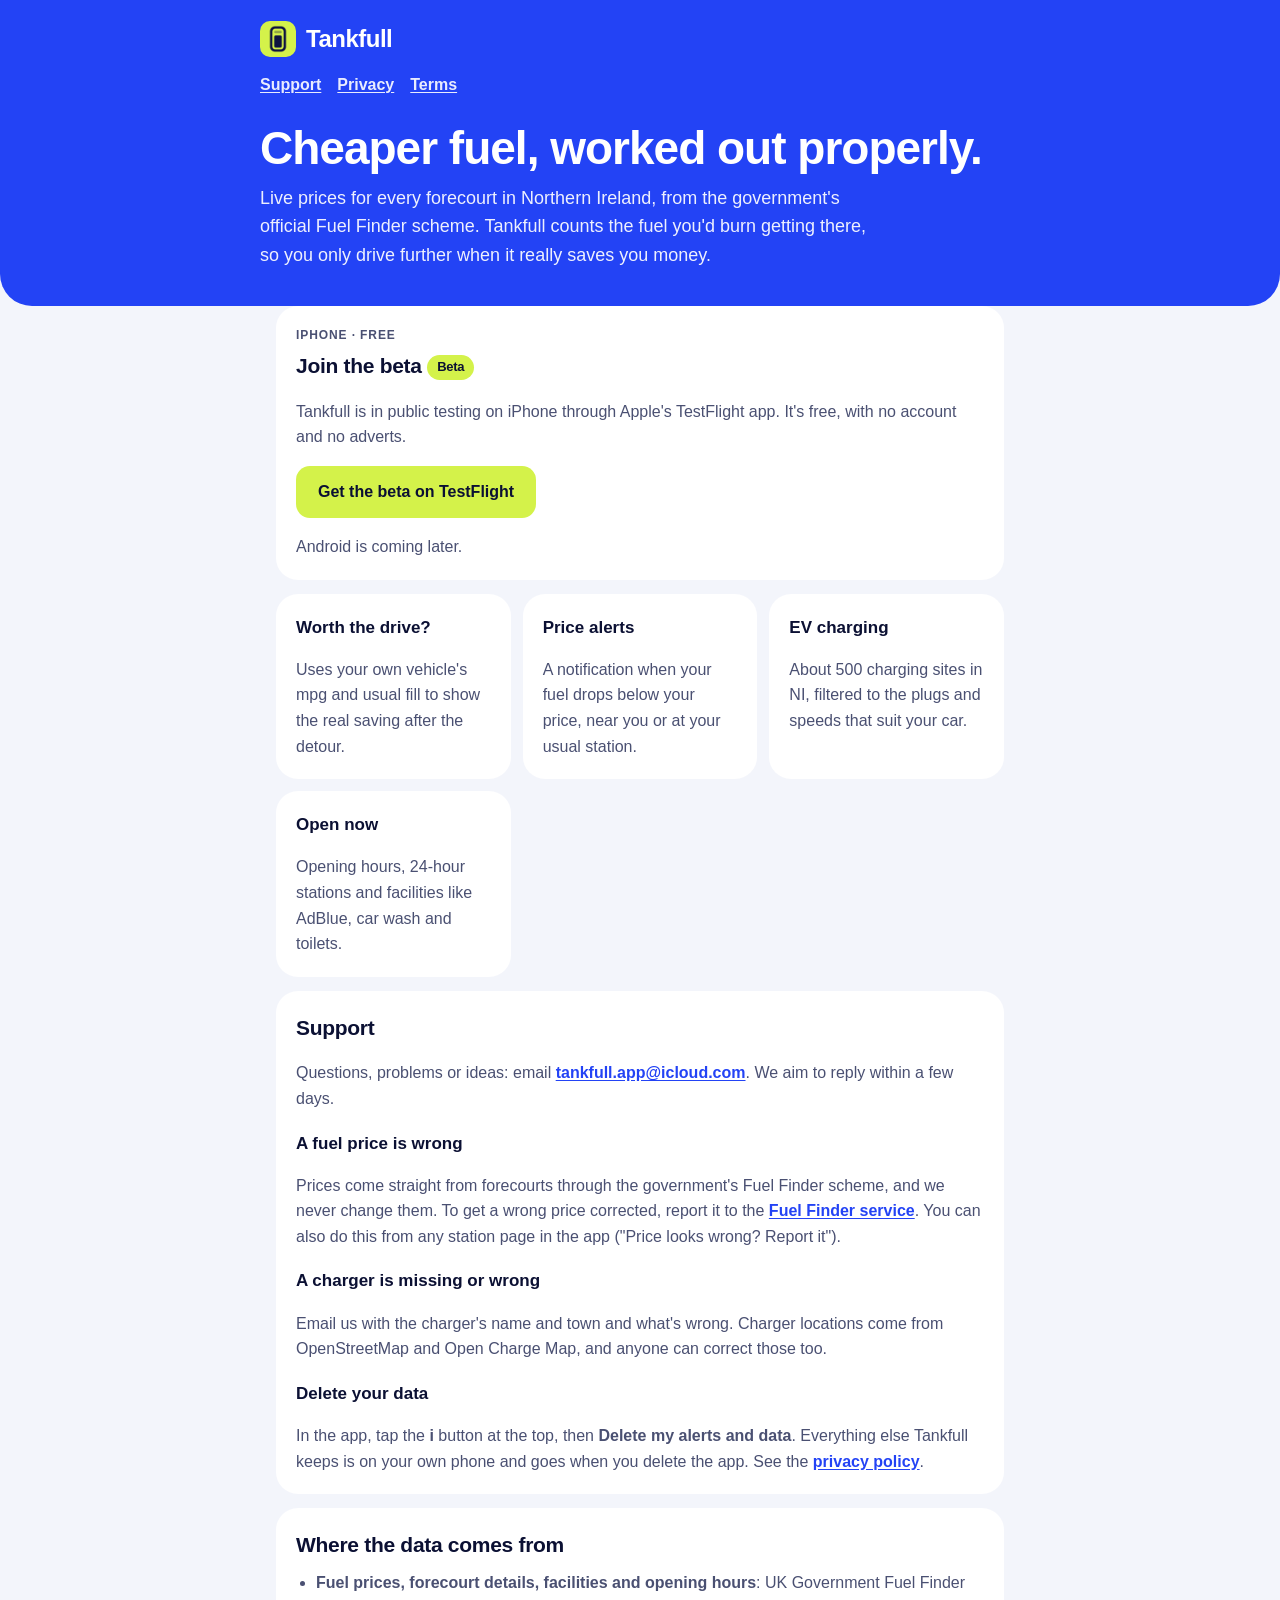
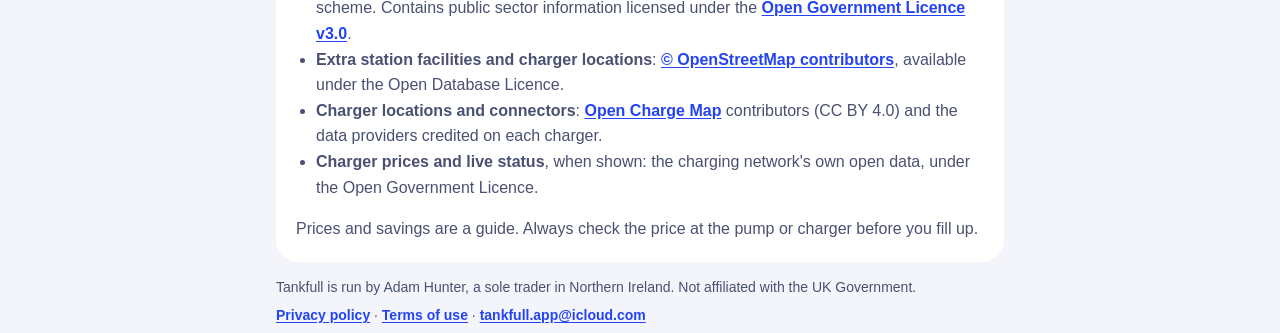
<file: index.html>
<!doctype html>
<html lang="en-GB">
<head>
<meta charset="utf-8">
<meta name="viewport" content="width=device-width, initial-scale=1">
<title>Tankfull · Fuel and EV charging prices in Northern Ireland</title>
<meta name="description" content="Tankfull finds the cheapest fuel and nearest EV chargers in Northern Ireland, and works out whether the drive is worth it.">
<link rel="icon" href="favicon.png">
<link rel="apple-touch-icon" href="icon-180.png">
<link rel="stylesheet" href="style.css">
</head>
<body>
<header class="top">
  <div class="wrap">
    <a class="brand" href="./"><img src="icon-180.png" alt="">Tankfull</a>
    <nav class="links" aria-label="Site">
      <a href="#support">Support</a>
      <a href="privacy.html">Privacy</a>
      <a href="terms.html">Terms</a>
    </nav>
    <h1>Cheaper fuel, worked out properly.</h1>
    <p class="lead">Live prices for every forecourt in Northern Ireland, from the government's official Fuel Finder scheme. Tankfull counts the fuel you'd burn getting there, so you only drive further when it really saves you money.</p>
  </div>
</header>

<main class="wrap">
  <section class="card" id="beta" aria-labelledby="beta-h">
    <p class="eyebrow">iPhone · free</p>
    <h2 id="beta-h">Join the beta <span class="pill">Beta</span></h2>
    <p>Tankfull is in public testing on iPhone through Apple's TestFlight app. It's free, with no account and no adverts.</p>
    <!-- BETA LINK: replace the href below with the TestFlight public link when Apple approves the beta -->
    <p><a class="button" href="https://testflight.apple.com/">Get the beta on TestFlight</a></p>
    <p>Android is coming later.</p>
  </section>

  <div class="features">
    <section class="card"><h3>Worth the drive?</h3><p>Uses your own vehicle's mpg and usual fill to show the real saving after the detour.</p></section>
    <section class="card"><h3>Price alerts</h3><p>A notification when your fuel drops below your price, near you or at your usual station.</p></section>
    <section class="card"><h3>EV charging</h3><p>About 500 charging sites in NI, filtered to the plugs and speeds that suit your car.</p></section>
    <section class="card"><h3>Open now</h3><p>Opening hours, 24-hour stations and facilities like AdBlue, car wash and toilets.</p></section>
  </div>

  <section class="card" id="support" aria-labelledby="support-h">
    <h2 id="support-h">Support</h2>
    <p>Questions, problems or ideas: email <a href="mailto:tankfull.app@icloud.com">tankfull.app@icloud.com</a>. We aim to reply within a few days.</p>
    <h3>A fuel price is wrong</h3>
    <p>Prices come straight from forecourts through the government's Fuel Finder scheme, and we never change them. To get a wrong price corrected, report it to the <a href="https://www.fuel-finder.service.gov.uk/motorist/price-report/complaint-type">Fuel Finder service</a>. You can also do this from any station page in the app ("Price looks wrong? Report it").</p>
    <h3>A charger is missing or wrong</h3>
    <p>Email us with the charger's name and town and what's wrong. Charger locations come from OpenStreetMap and Open Charge Map, and anyone can correct those too.</p>
    <h3>Delete your data</h3>
    <p>In the app, tap the <strong>i</strong> button at the top, then <strong>Delete my alerts and data</strong>. Everything else Tankfull keeps is on your own phone and goes when you delete the app. See the <a href="privacy.html">privacy policy</a>.</p>
  </section>

  <section class="card" aria-labelledby="data-h">
    <h2 id="data-h">Where the data comes from</h2>
    <ul>
      <li><strong>Fuel prices, forecourt details, facilities and opening hours</strong>: UK Government Fuel Finder scheme. Contains public sector information licensed under the <a href="https://www.nationalarchives.gov.uk/doc/open-government-licence/version/3/">Open Government Licence v3.0</a>.</li>
      <li><strong>Extra station facilities and charger locations</strong>: <a href="https://www.openstreetmap.org/copyright">© OpenStreetMap contributors</a>, available under the Open Database Licence.</li>
      <li><strong>Charger locations and connectors</strong>: <a href="https://openchargemap.org">Open Charge Map</a> contributors (CC BY 4.0) and the data providers credited on each charger.</li>
      <li><strong>Charger prices and live status</strong>, when shown: the charging network's own open data, under the Open Government Licence.</li>
    </ul>
    <p>Prices and savings are a guide. Always check the price at the pump or charger before you fill up.</p>
  </section>
</main>

<footer class="wrap">
  <p>Tankfull is run by Adam Hunter, a sole trader in Northern Ireland. Not affiliated with the UK Government.</p>
  <p><a href="privacy.html">Privacy policy</a> · <a href="terms.html">Terms of use</a> · <a href="mailto:tankfull.app@icloud.com">tankfull.app@icloud.com</a></p>
</footer>
</body>
</html>
</file>
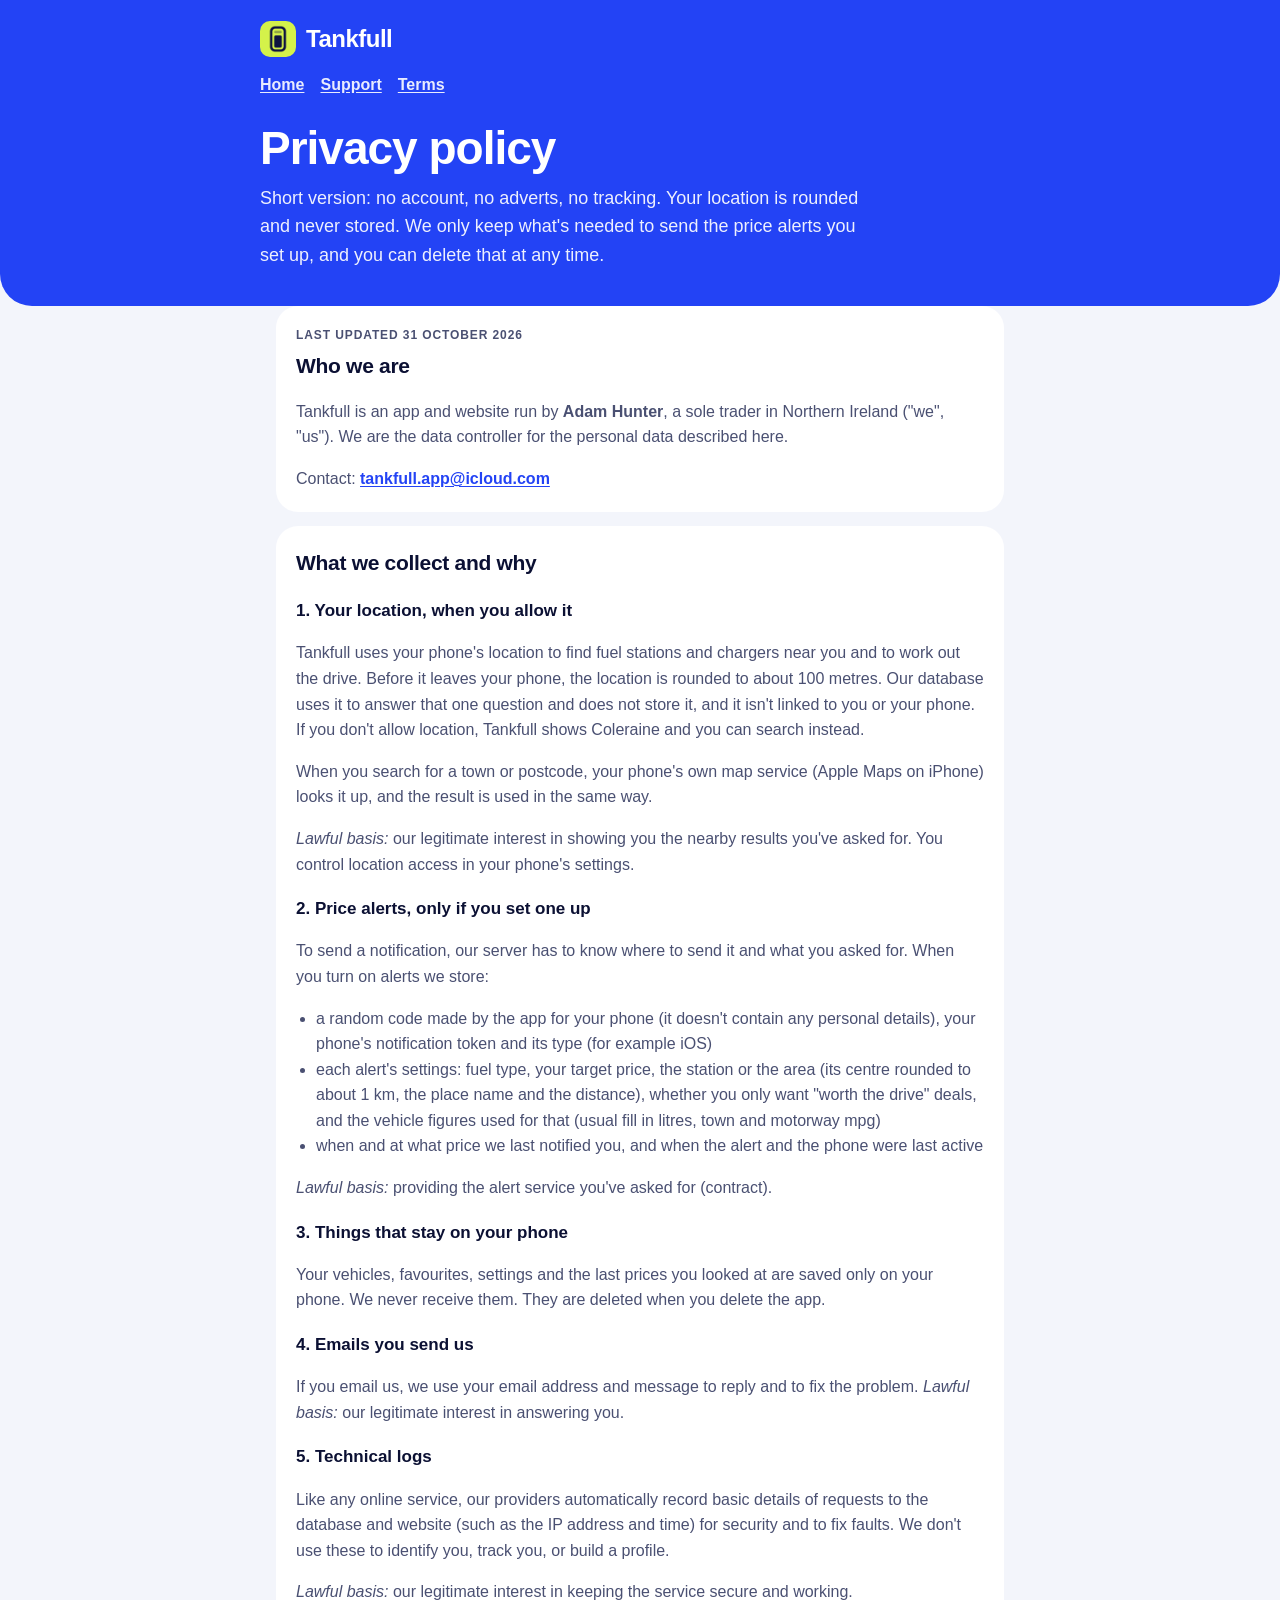
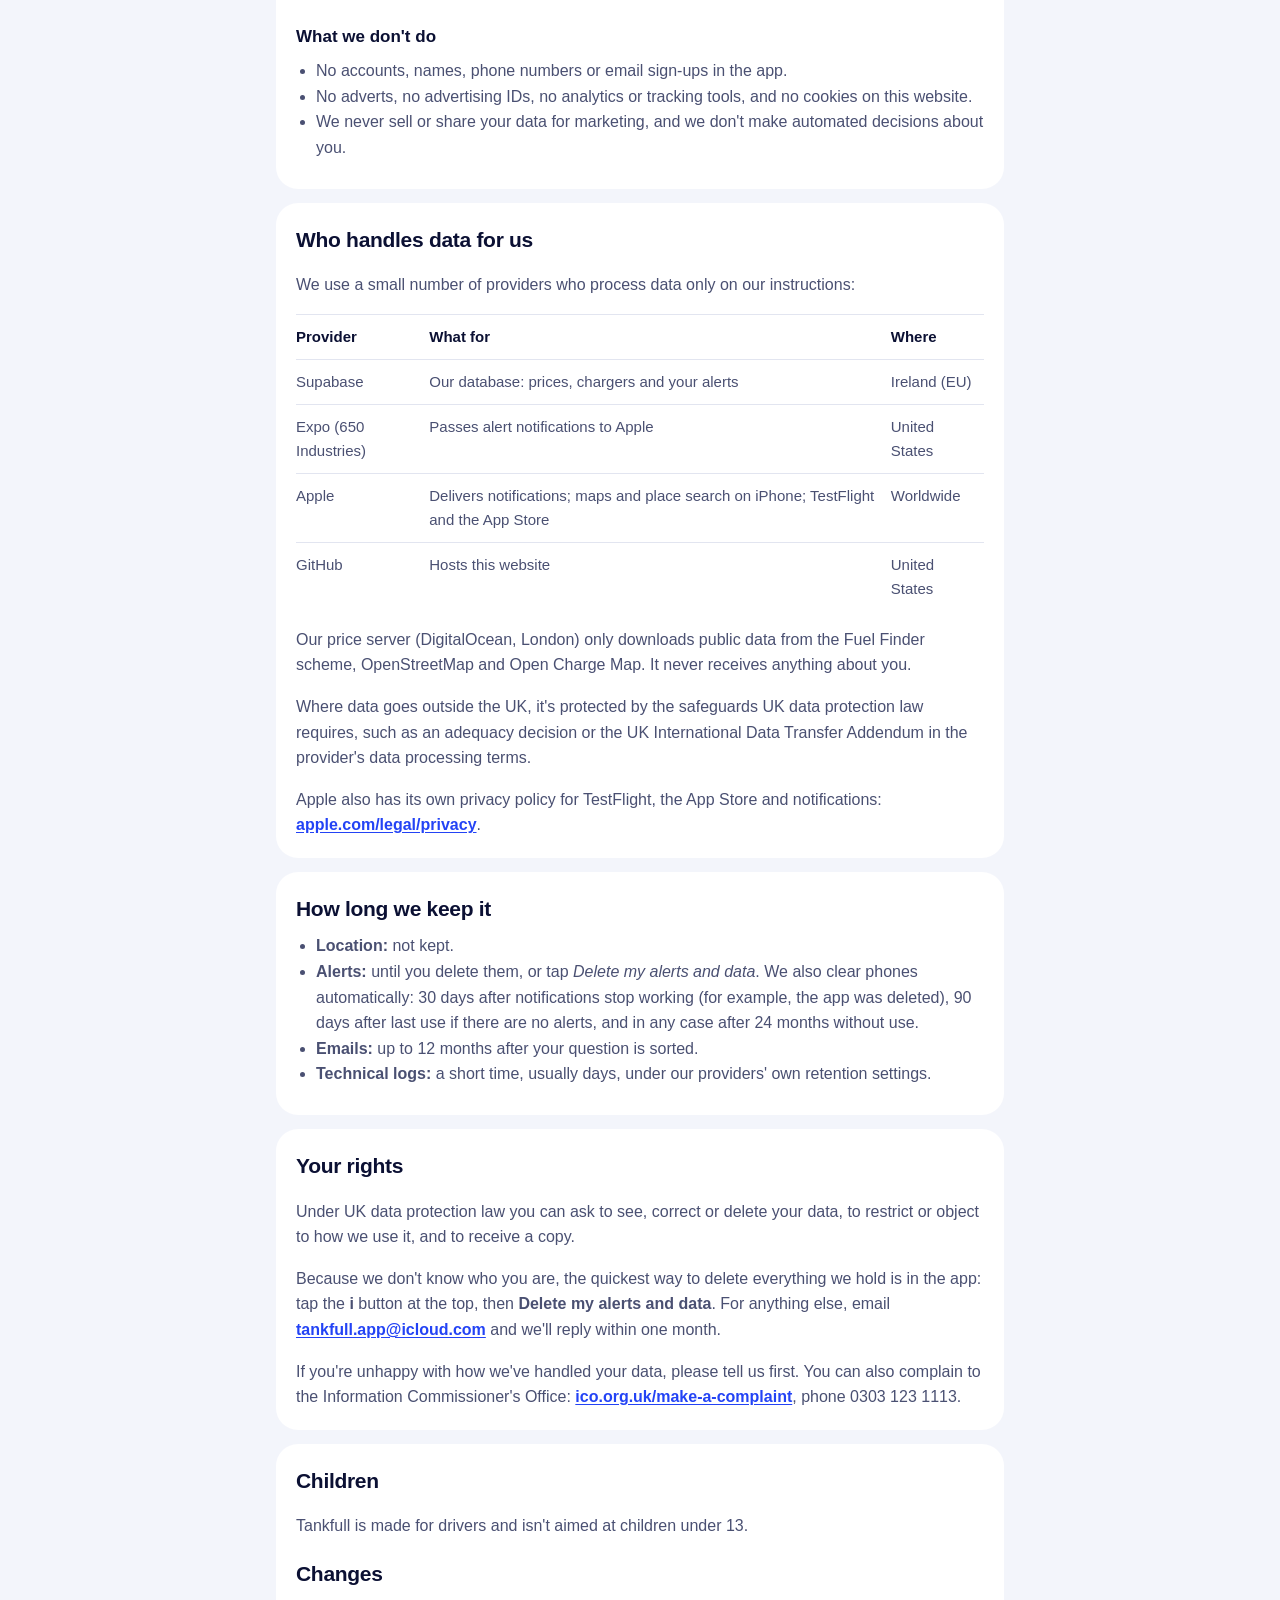
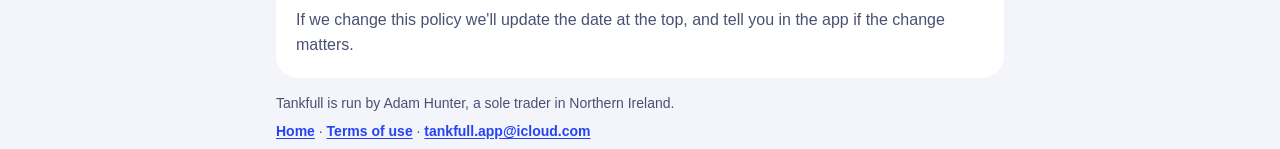
<file: privacy.html>
<!doctype html>
<html lang="en-GB">
<head>
<meta charset="utf-8">
<meta name="viewport" content="width=device-width, initial-scale=1">
<title>Tankfull · Privacy policy</title>
<meta name="description" content="What the Tankfull app collects, why, who it's shared with, how long it's kept and your rights.">
<link rel="icon" href="favicon.png">
<link rel="apple-touch-icon" href="icon-180.png">
<link rel="stylesheet" href="style.css">
</head>
<body>
<header class="top">
  <div class="wrap">
    <a class="brand" href="./"><img src="icon-180.png" alt="">Tankfull</a>
    <nav class="links" aria-label="Site">
      <a href="./">Home</a>
      <a href="./#support">Support</a>
      <a href="terms.html">Terms</a>
    </nav>
    <h1>Privacy policy</h1>
    <p class="lead">Short version: no account, no adverts, no tracking. Your location is rounded and never stored. We only keep what's needed to send the price alerts you set up, and you can delete that at any time.</p>
  </div>
</header>

<main class="wrap">
  <section class="card">
    <p class="eyebrow">Last updated 31 October 2026</p>
    <h2>Who we are</h2>
    <p>Tankfull is an app and website run by <strong>Adam Hunter</strong>, a sole trader in Northern Ireland ("we", "us"). We are the data controller for the personal data described here.</p>
    <p>Contact: <a href="mailto:tankfull.app@icloud.com">tankfull.app@icloud.com</a></p>
    <!-- ICO: add "Registered with the Information Commissioner's Office, registration number ZBxxxxxxx." once registered -->
  </section>

  <section class="card">
    <h2>What we collect and why</h2>

    <h3>1. Your location, when you allow it</h3>
    <p>Tankfull uses your phone's location to find fuel stations and chargers near you and to work out the drive. Before it leaves your phone, the location is rounded to about 100 metres. Our database uses it to answer that one question and does not store it, and it isn't linked to you or your phone. If you don't allow location, Tankfull shows Coleraine and you can search instead.</p>
    <p>When you search for a town or postcode, your phone's own map service (Apple Maps on iPhone) looks it up, and the result is used in the same way.</p>
    <p><em>Lawful basis:</em> our legitimate interest in showing you the nearby results you've asked for. You control location access in your phone's settings.</p>

    <h3>2. Price alerts, only if you set one up</h3>
    <p>To send a notification, our server has to know where to send it and what you asked for. When you turn on alerts we store:</p>
    <ul>
      <li>a random code made by the app for your phone (it doesn't contain any personal details), your phone's notification token and its type (for example iOS)</li>
      <li>each alert's settings: fuel type, your target price, the station or the area (its centre rounded to about 1 km, the place name and the distance), whether you only want "worth the drive" deals, and the vehicle figures used for that (usual fill in litres, town and motorway mpg)</li>
      <li>when and at what price we last notified you, and when the alert and the phone were last active</li>
    </ul>
    <p><em>Lawful basis:</em> providing the alert service you've asked for (contract).</p>

    <h3>3. Things that stay on your phone</h3>
    <p>Your vehicles, favourites, settings and the last prices you looked at are saved only on your phone. We never receive them. They are deleted when you delete the app.</p>

    <h3>4. Emails you send us</h3>
    <p>If you email us, we use your email address and message to reply and to fix the problem. <em>Lawful basis:</em> our legitimate interest in answering you.</p>

    <h3>5. Technical logs</h3>
    <p>Like any online service, our providers automatically record basic details of requests to the database and website (such as the IP address and time) for security and to fix faults. We don't use these to identify you, track you, or build a profile.</p>
    <p><em>Lawful basis:</em> our legitimate interest in keeping the service secure and working.</p>

    <h3>What we don't do</h3>
    <ul>
      <li>No accounts, names, phone numbers or email sign-ups in the app.</li>
      <li>No adverts, no advertising IDs, no analytics or tracking tools, and no cookies on this website.</li>
      <li>We never sell or share your data for marketing, and we don't make automated decisions about you.</li>
    </ul>
  </section>

  <section class="card">
    <h2>Who handles data for us</h2>
    <p>We use a small number of providers who process data only on our instructions:</p>
    <div class="table-scroll">
    <table>
      <tr><th scope="col">Provider</th><th scope="col">What for</th><th scope="col">Where</th></tr>
      <tr><td>Supabase</td><td>Our database: prices, chargers and your alerts</td><td>Ireland (EU)</td></tr>
      <tr><td>Expo (650 Industries)</td><td>Passes alert notifications to Apple</td><td>United States</td></tr>
      <tr><td>Apple</td><td>Delivers notifications; maps and place search on iPhone; TestFlight and the App Store</td><td>Worldwide</td></tr>
      <tr><td>GitHub</td><td>Hosts this website</td><td>United States</td></tr>
    </table>
    </div>
    <p>Our price server (DigitalOcean, London) only downloads public data from the Fuel Finder scheme, OpenStreetMap and Open Charge Map. It never receives anything about you.</p>
    <p>Where data goes outside the UK, it's protected by the safeguards UK data protection law requires, such as an adequacy decision or the UK International Data Transfer Addendum in the provider's data processing terms.</p>
    <p>Apple also has its own privacy policy for TestFlight, the App Store and notifications: <a href="https://www.apple.com/legal/privacy/">apple.com/legal/privacy</a>.</p>
  </section>

  <section class="card">
    <h2>How long we keep it</h2>
    <ul>
      <li><strong>Location:</strong> not kept.</li>
      <li><strong>Alerts:</strong> until you delete them, or tap <em>Delete my alerts and data</em>. We also clear phones automatically: 30 days after notifications stop working (for example, the app was deleted), 90 days after last use if there are no alerts, and in any case after 24 months without use.</li>
      <li><strong>Emails:</strong> up to 12 months after your question is sorted.</li>
      <li><strong>Technical logs:</strong> a short time, usually days, under our providers' own retention settings.</li>
    </ul>
  </section>

  <section class="card">
    <h2>Your rights</h2>
    <p>Under UK data protection law you can ask to see, correct or delete your data, to restrict or object to how we use it, and to receive a copy.</p>
    <p>Because we don't know who you are, the quickest way to delete everything we hold is in the app: tap the <strong>i</strong> button at the top, then <strong>Delete my alerts and data</strong>. For anything else, email <a href="mailto:tankfull.app@icloud.com">tankfull.app@icloud.com</a> and we'll reply within one month.</p>
    <p>If you're unhappy with how we've handled your data, please tell us first. You can also complain to the Information Commissioner's Office: <a href="https://ico.org.uk/make-a-complaint/">ico.org.uk/make-a-complaint</a>, phone 0303 123 1113.</p>
  </section>

  <section class="card">
    <h2>Children</h2>
    <p>Tankfull is made for drivers and isn't aimed at children under 13.</p>
    <h2 style="margin-top:18px">Changes</h2>
    <p>If we change this policy we'll update the date at the top, and tell you in the app if the change matters.</p>
  </section>
</main>

<footer class="wrap">
  <p>Tankfull is run by Adam Hunter, a sole trader in Northern Ireland.</p>
  <p><a href="./">Home</a> · <a href="terms.html">Terms of use</a> · <a href="mailto:tankfull.app@icloud.com">tankfull.app@icloud.com</a></p>
</footer>
</body>
</html>
</file>
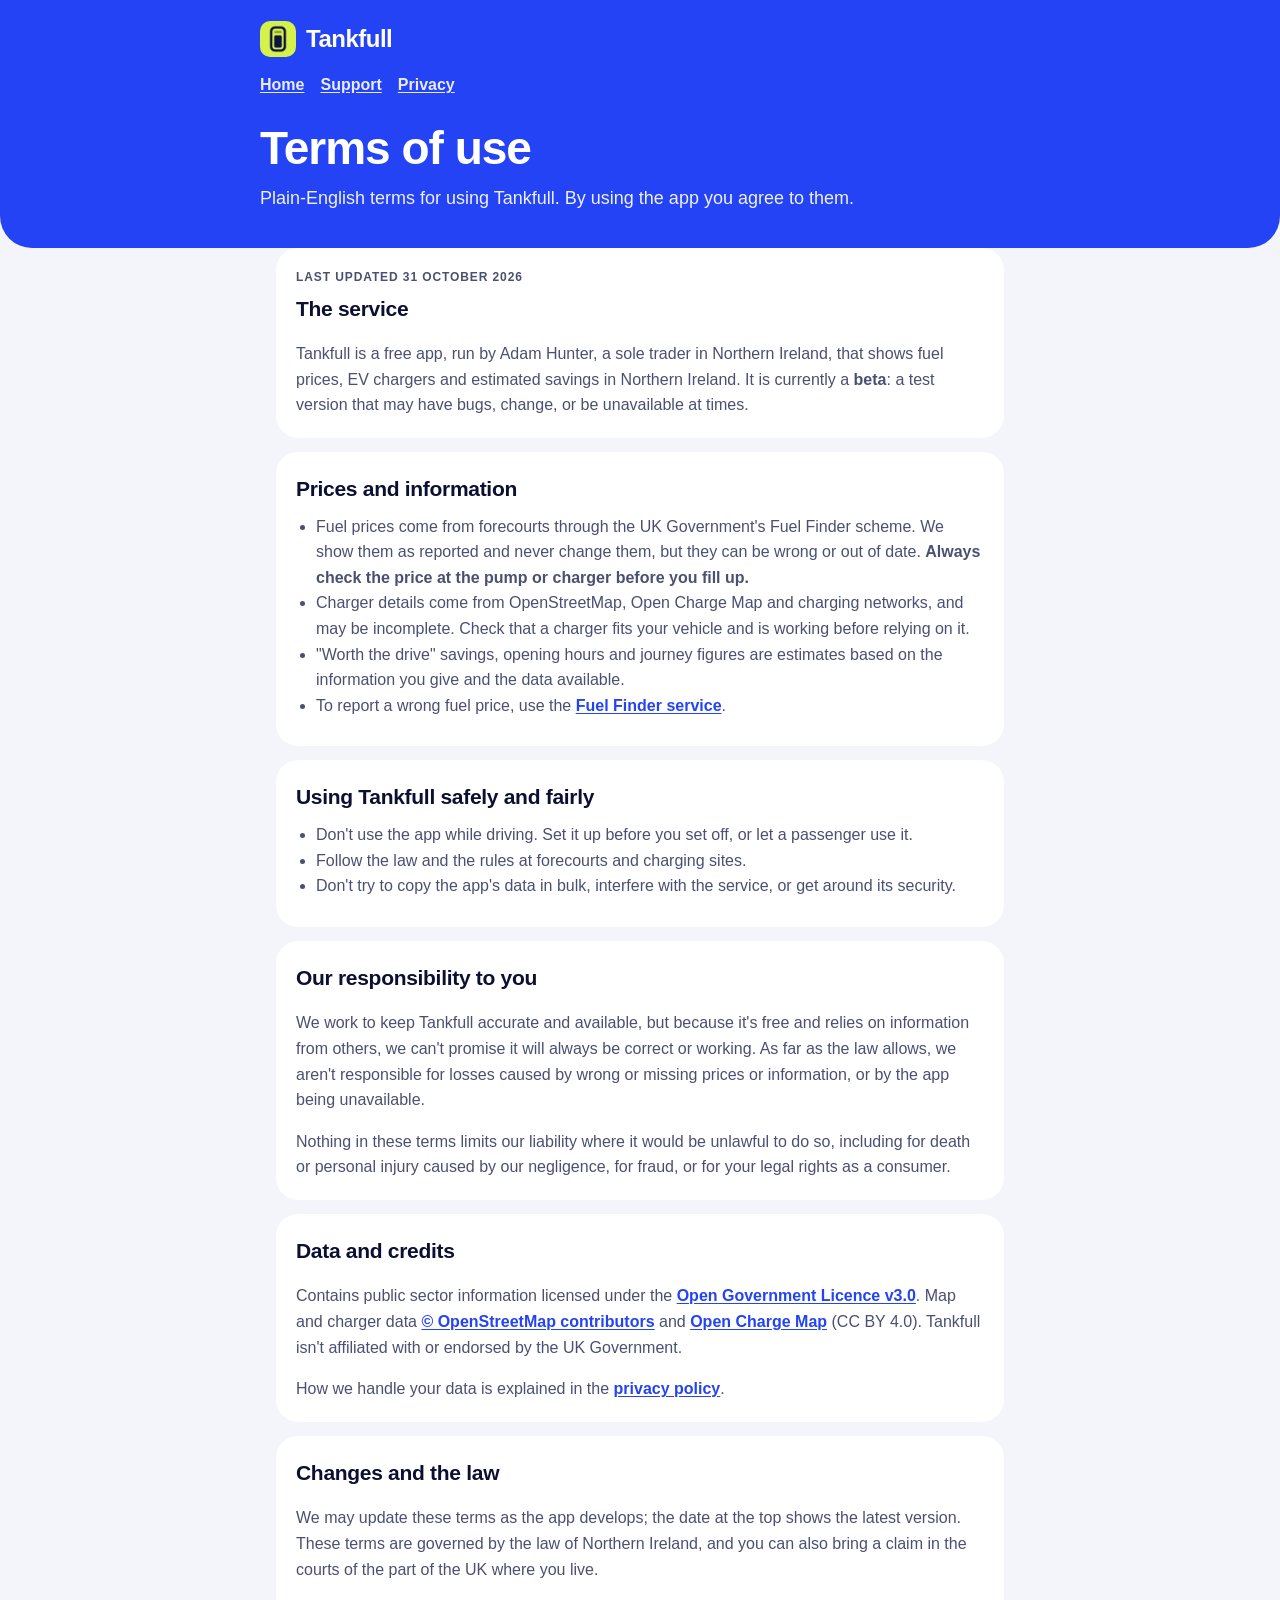
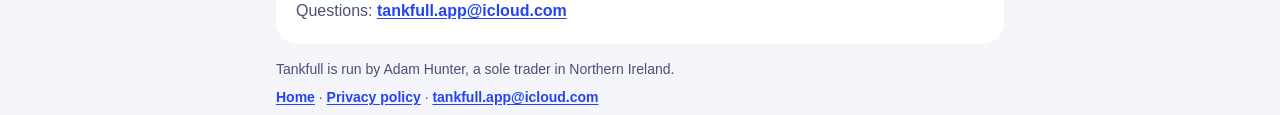
<file: terms.html>
<!doctype html>
<html lang="en-GB">
<head>
<meta charset="utf-8">
<meta name="viewport" content="width=device-width, initial-scale=1">
<title>Tankfull · Terms of use</title>
<meta name="description" content="The terms for using the Tankfull app.">
<link rel="icon" href="favicon.png">
<link rel="apple-touch-icon" href="icon-180.png">
<link rel="stylesheet" href="style.css">
</head>
<body>
<header class="top">
  <div class="wrap">
    <a class="brand" href="./"><img src="icon-180.png" alt="">Tankfull</a>
    <nav class="links" aria-label="Site">
      <a href="./">Home</a>
      <a href="./#support">Support</a>
      <a href="privacy.html">Privacy</a>
    </nav>
    <h1>Terms of use</h1>
    <p class="lead">Plain-English terms for using Tankfull. By using the app you agree to them.</p>
  </div>
</header>

<main class="wrap">
  <section class="card">
    <p class="eyebrow">Last updated 31 October 2026</p>
    <h2>The service</h2>
    <p>Tankfull is a free app, run by Adam Hunter, a sole trader in Northern Ireland, that shows fuel prices, EV chargers and estimated savings in Northern Ireland. It is currently a <strong>beta</strong>: a test version that may have bugs, change, or be unavailable at times.</p>
  </section>

  <section class="card">
    <h2>Prices and information</h2>
    <ul>
      <li>Fuel prices come from forecourts through the UK Government's Fuel Finder scheme. We show them as reported and never change them, but they can be wrong or out of date. <strong>Always check the price at the pump or charger before you fill up.</strong></li>
      <li>Charger details come from OpenStreetMap, Open Charge Map and charging networks, and may be incomplete. Check that a charger fits your vehicle and is working before relying on it.</li>
      <li>"Worth the drive" savings, opening hours and journey figures are estimates based on the information you give and the data available.</li>
      <li>To report a wrong fuel price, use the <a href="https://www.fuel-finder.service.gov.uk/motorist/price-report/complaint-type">Fuel Finder service</a>.</li>
    </ul>
  </section>

  <section class="card">
    <h2>Using Tankfull safely and fairly</h2>
    <ul>
      <li>Don't use the app while driving. Set it up before you set off, or let a passenger use it.</li>
      <li>Follow the law and the rules at forecourts and charging sites.</li>
      <li>Don't try to copy the app's data in bulk, interfere with the service, or get around its security.</li>
    </ul>
  </section>

  <section class="card">
    <h2>Our responsibility to you</h2>
    <p>We work to keep Tankfull accurate and available, but because it's free and relies on information from others, we can't promise it will always be correct or working. As far as the law allows, we aren't responsible for losses caused by wrong or missing prices or information, or by the app being unavailable.</p>
    <p>Nothing in these terms limits our liability where it would be unlawful to do so, including for death or personal injury caused by our negligence, for fraud, or for your legal rights as a consumer.</p>
  </section>

  <section class="card">
    <h2>Data and credits</h2>
    <p>Contains public sector information licensed under the <a href="https://www.nationalarchives.gov.uk/doc/open-government-licence/version/3/">Open Government Licence v3.0</a>. Map and charger data <a href="https://www.openstreetmap.org/copyright">© OpenStreetMap contributors</a> and <a href="https://openchargemap.org">Open Charge Map</a> (CC BY 4.0). Tankfull isn't affiliated with or endorsed by the UK Government.</p>
    <p>How we handle your data is explained in the <a href="privacy.html">privacy policy</a>.</p>
  </section>

  <section class="card">
    <h2>Changes and the law</h2>
    <p>We may update these terms as the app develops; the date at the top shows the latest version. These terms are governed by the law of Northern Ireland, and you can also bring a claim in the courts of the part of the UK where you live.</p>
    <p>Questions: <a href="mailto:tankfull.app@icloud.com">tankfull.app@icloud.com</a></p>
  </section>
</main>

<footer class="wrap">
  <p>Tankfull is run by Adam Hunter, a sole trader in Northern Ireland.</p>
  <p><a href="./">Home</a> · <a href="privacy.html">Privacy policy</a> · <a href="mailto:tankfull.app@icloud.com">tankfull.app@icloud.com</a></p>
</footer>
</body>
</html>
</file>
<file: style.css>
/* Tankfull website · look B "Bold & bright". No web fonts, no trackers: system fonts only. */
:root {
  --brand: #2343F5; --brand-ink: #ffffff; --lime: #D4F24A; --on-lime: #0B1033;
  --bg: #F3F5FB; --card: #ffffff; --ink: #0B1033; --sub: #4A5072; --line: #E2E5F0; --link: #2343F5;
  color-scheme: light dark;
}
@media (prefers-color-scheme: dark) {
  :root { --brand: #2343F5; --bg: #070A1F; --card: #12173A; --ink: #F2F4FF; --sub: #B4BADB; --line: #262C55; --link: #D4F24A; }
}
* { box-sizing: border-box; }
html { -webkit-text-size-adjust: 100%; }
body {
  margin: 0; background: var(--bg); color: var(--ink);
  font: 16px/1.6 -apple-system, BlinkMacSystemFont, "Segoe UI", Roboto, "Helvetica Neue", Arial, sans-serif;
}
a { color: var(--link); font-weight: 600; text-underline-offset: 2px; }
a:focus-visible, .button:focus-visible { outline: 3px solid var(--lime); outline-offset: 3px; }

header.top {
  background: var(--brand); color: var(--brand-ink);
  border-radius: 0 0 32px 32px; padding: 20px 16px 36px;
}
.wrap { max-width: 760px; margin: 0 auto; padding: 0 16px; }
header.top .wrap { padding: 0; }
.brand { display: flex; align-items: center; gap: 10px; color: var(--brand-ink); text-decoration: none; font-weight: 800; font-size: 24px; letter-spacing: -0.5px; }
.brand img { width: 36px; height: 36px; border-radius: 10px; }
nav.links { display: flex; flex-wrap: wrap; gap: 6px 16px; margin-top: 14px; }
nav.links a { color: var(--brand-ink); font-weight: 600; opacity: .9; }
header.top h1 { font-size: clamp(30px, 7vw, 46px); line-height: 1.08; letter-spacing: -1px; margin: 26px 0 10px; }
header.top p.lead { font-size: 18px; opacity: .92; margin: 0; max-width: 34em; }

main { padding: 20px 0 40px; }
.card { background: var(--card); border-radius: 22px; padding: 20px; margin: 0 0 14px; }
.card h2 { margin: 0 0 8px; font-size: 21px; letter-spacing: -0.3px; }
.card h3 { margin: 18px 0 4px; font-size: 17px; }
.card p, .card li { color: var(--sub); }
.card p:last-child { margin-bottom: 0; }
.card ul { padding-left: 20px; margin: 8px 0; }
.eyebrow { font-size: 12px; letter-spacing: .9px; font-weight: 800; color: var(--sub); text-transform: uppercase; margin: 0 0 4px; }

.button {
  display: inline-flex; align-items: center; justify-content: center; min-height: 52px; padding: 0 22px;
  border-radius: 14px; background: var(--lime); color: var(--on-lime); text-decoration: none; font-weight: 800;
}
.pill { display: inline-block; background: var(--lime); color: var(--on-lime); border-radius: 999px; padding: 2px 10px; font-size: 13px; font-weight: 800; vertical-align: middle; }

.features { display: grid; grid-template-columns: repeat(auto-fit, minmax(210px, 1fr)); gap: 12px; margin: 0 0 14px; }
.features .card { margin: 0; }
.features h3 { margin: 0 0 4px; }

table { width: 100%; border-collapse: collapse; font-size: 15px; }
th, td { text-align: left; vertical-align: top; padding: 10px 8px 10px 0; border-top: 1px solid var(--line); }
th { color: var(--ink); font-weight: 700; }
td { color: var(--sub); }
.table-scroll { overflow-x: auto; }

footer { color: var(--sub); font-size: 14px; padding: 0 0 40px; }
footer p { margin: 6px 0; }
</file>
